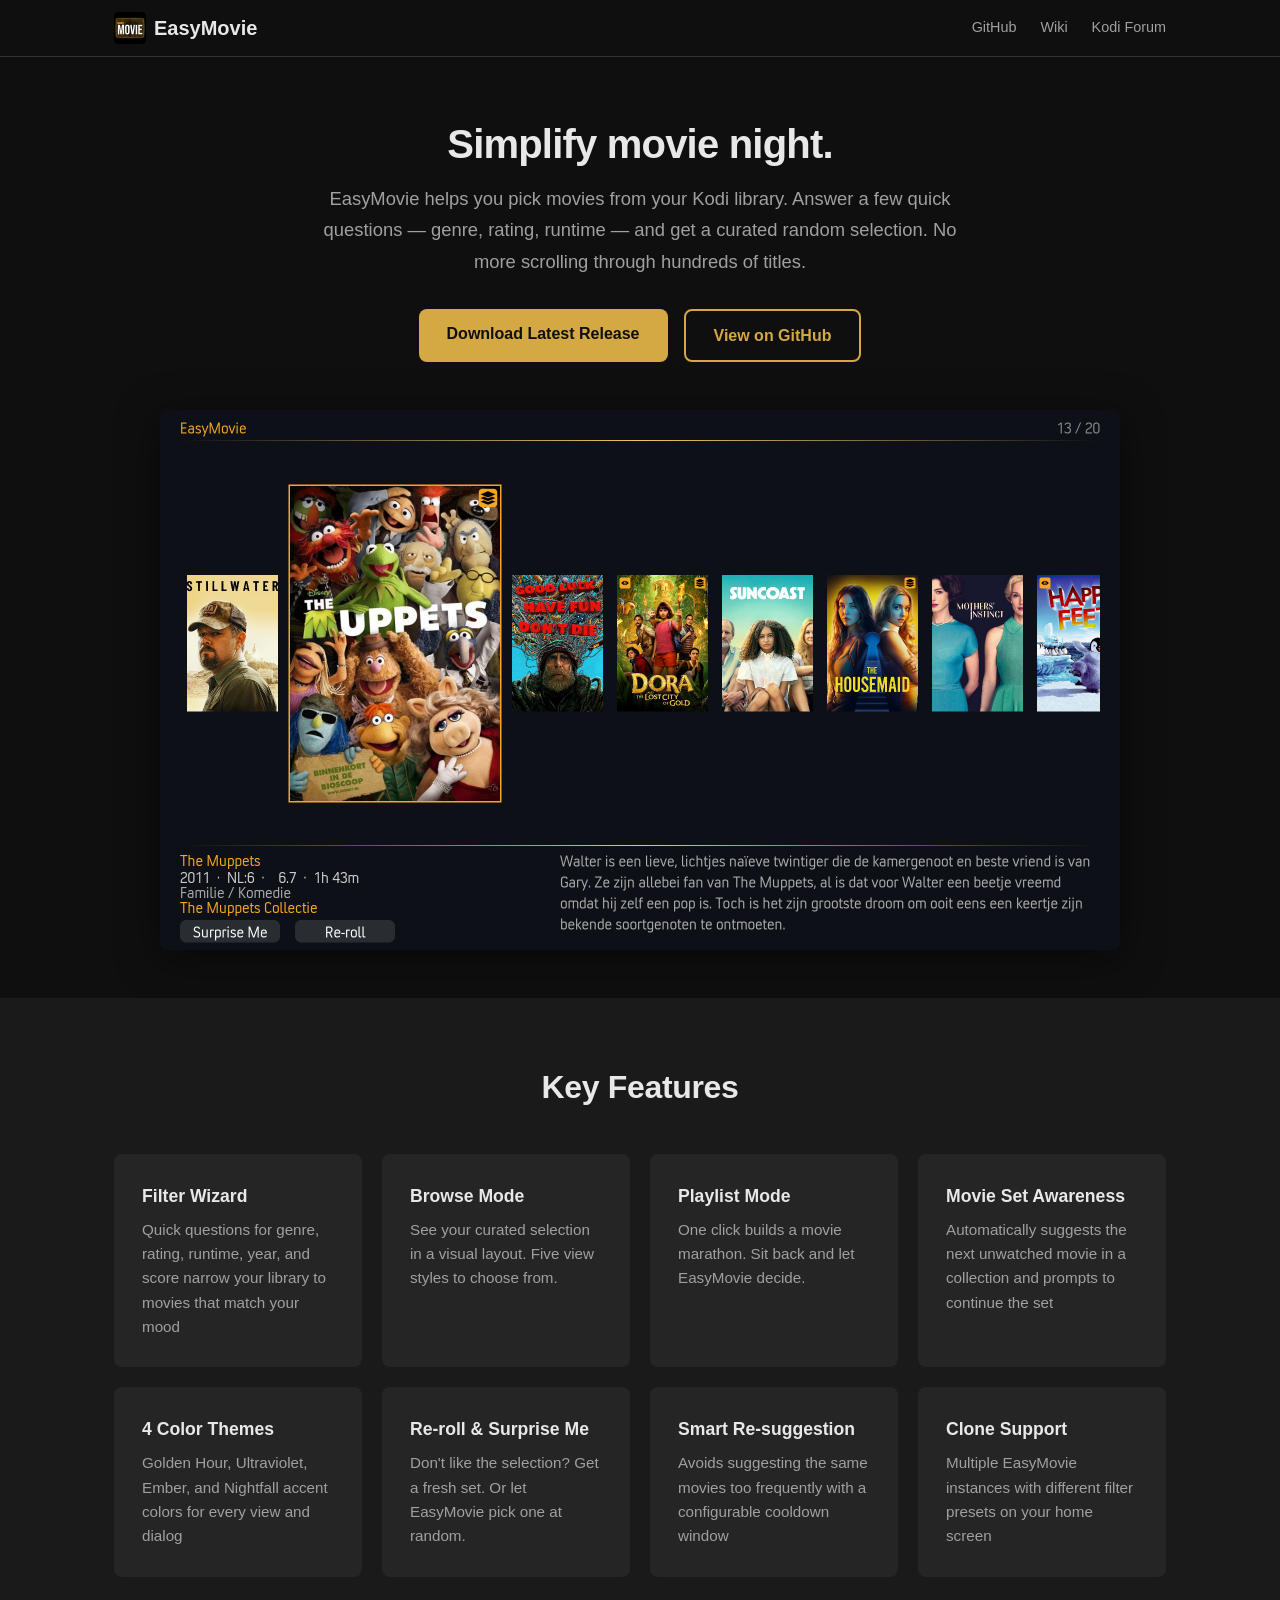
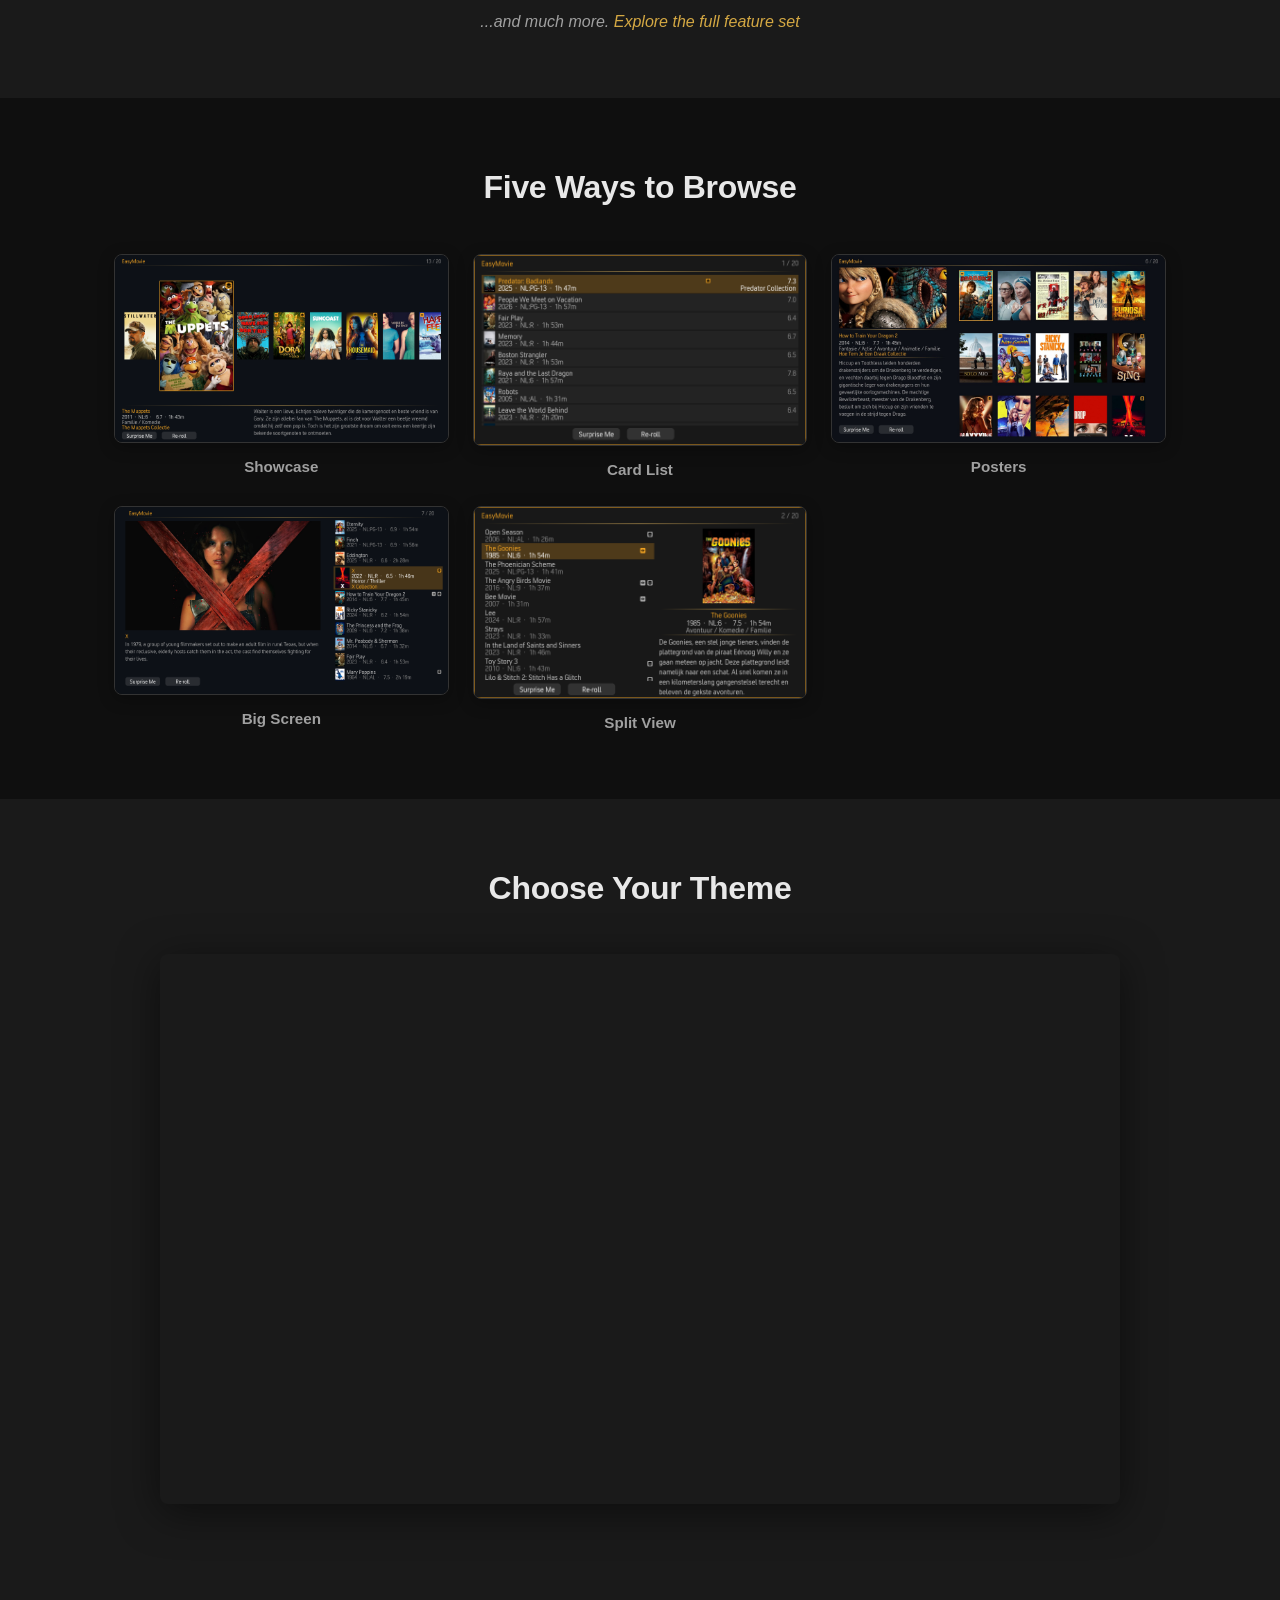
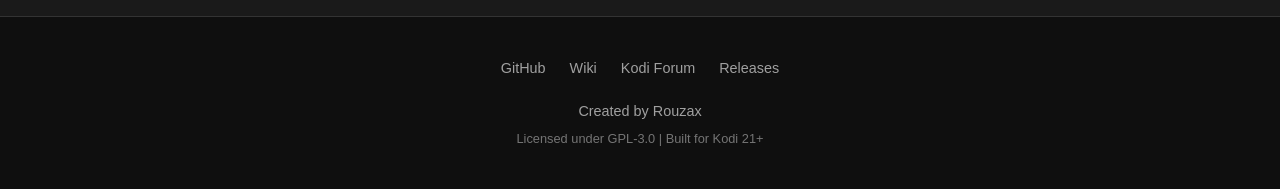
<file: docs/index.html>
<!DOCTYPE html>
<html lang="en">
<head>
    <meta charset="UTF-8">
    <meta name="viewport" content="width=device-width, initial-scale=1.0">
    <title>EasyMovie — Simplify movie night.</title>
    <meta name="description" content="EasyMovie helps you pick movies for movie night. Answer a few questions, get a curated selection from your Kodi library.">
    <link rel="icon" type="image/png" href="images/icon.png">
    <link rel="stylesheet" href="style.css">
</head>
<body>

<header class="site-header">
    <div class="header-inner">
        <a href="./" class="wordmark">
            <img src="images/icon.png" alt="EasyMovie icon" class="wordmark-icon" width="32" height="32">
            <span>EasyMovie</span>
        </a>
        <nav>
            <a href="https://github.com/Rouzax/script.easymovie" target="_blank" rel="noopener noreferrer">GitHub</a>
            <a href="https://github.com/Rouzax/script.easymovie/wiki" target="_blank" rel="noopener noreferrer">Wiki</a>
            <a href="https://forum.kodi.tv/showthread.php?tid=385063" target="_blank" rel="noopener noreferrer">Kodi Forum</a>
        </nav>
    </div>
</header>

<main>

    <section class="hero">
        <div class="hero-inner">
            <h1>Simplify movie night.</h1>
            <p>EasyMovie helps you pick movies from your Kodi library. Answer a few quick questions &mdash; genre, rating, runtime &mdash; and get a curated random selection. No more scrolling through hundreds of titles.</p>
            <div class="hero-buttons">
                <a href="https://github.com/Rouzax/script.easymovie/releases/latest" class="btn btn-primary">Download Latest Release</a>
                <a href="https://github.com/Rouzax/script.easymovie" class="btn btn-secondary">View on GitHub</a>
            </div>
            <div class="hero-screenshot">
                <img src="images/view-showcase-golden-hour.png" alt="EasyMovie Showcase view showing movie selection in Golden Hour theme">
            </div>
        </div>
    </section>

    <section class="features">
        <div class="section-inner">
            <h2>Key Features</h2>
            <div class="features-grid">
                <div class="feature-card">
                    <h3>Filter Wizard</h3>
                    <p>Quick questions for genre, rating, runtime, year, and score narrow your library to movies that match your mood</p>
                </div>
                <div class="feature-card">
                    <h3>Browse Mode</h3>
                    <p>See your curated selection in a visual layout. Five view styles to choose from.</p>
                </div>
                <div class="feature-card">
                    <h3>Playlist Mode</h3>
                    <p>One click builds a movie marathon. Sit back and let EasyMovie decide.</p>
                </div>
                <div class="feature-card">
                    <h3>Movie Set Awareness</h3>
                    <p>Automatically suggests the next unwatched movie in a collection and prompts to continue the set</p>
                </div>
                <div class="feature-card">
                    <h3>4 Color Themes</h3>
                    <p>Golden Hour, Ultraviolet, Ember, and Nightfall accent colors for every view and dialog</p>
                </div>
                <div class="feature-card">
                    <h3>Re-roll &amp; Surprise Me</h3>
                    <p>Don't like the selection? Get a fresh set. Or let EasyMovie pick one at random.</p>
                </div>
                <div class="feature-card">
                    <h3>Smart Re-suggestion</h3>
                    <p>Avoids suggesting the same movies too frequently with a configurable cooldown window</p>
                </div>
                <div class="feature-card">
                    <h3>Clone Support</h3>
                    <p>Multiple EasyMovie instances with different filter presets on your home screen</p>
                </div>
            </div>
            <p class="features-more">...and much more. <a href="https://github.com/Rouzax/script.easymovie/wiki" target="_blank" rel="noopener noreferrer">Explore the full feature set</a></p>
        </div>
    </section>

    <section class="views">
        <div class="section-inner">
            <h2>Five Ways to Browse</h2>
            <div class="views-grid">
                <div class="view-item">
                    <img src="images/view-showcase-golden-hour.png" alt="EasyMovie Showcase view with horizontal filmstrip carousel and large fanart backdrop">
                    <span class="view-label">Showcase</span>
                </div>
                <div class="view-item">
                    <img src="images/view-card-list-golden-hour.png" alt="EasyMovie Card List view showing movies in compact rows with details">
                    <span class="view-label">Card List</span>
                </div>
                <div class="view-item">
                    <img src="images/view-posters-golden-hour.png" alt="EasyMovie Posters view displaying movie poster artwork in a grid">
                    <span class="view-label">Posters</span>
                </div>
                <div class="view-item">
                    <img src="images/view-big-screen-golden-hour.png" alt="EasyMovie Big Screen view optimized for large displays with prominent artwork">
                    <span class="view-label">Big Screen</span>
                </div>
                <div class="view-item">
                    <img src="images/view-split-golden-hour.png" alt="EasyMovie Split View with movie list on the left and details on the right">
                    <span class="view-label">Split View</span>
                </div>
            </div>
        </div>
    </section>

    <section class="themes">
        <div class="section-inner">
            <h2>Choose Your Theme</h2>
            <div class="themes-crossfade">
                <div class="crossfade-container">
                    <img class="crossfade-image crossfade-1" src="images/view-split-golden-hour.png" alt="EasyMovie Split View in Golden Hour theme with warm amber tones">
                    <img class="crossfade-image crossfade-2" src="images/view-split-ember.png" alt="EasyMovie Split View in Ember theme with rich red tones">
                    <img class="crossfade-image crossfade-3" src="images/view-split-ultraviolet.png" alt="EasyMovie Split View in Ultraviolet theme with purple accents">
                    <img class="crossfade-image crossfade-4" src="images/view-split-nightfall.png" alt="EasyMovie Split View in Nightfall theme with cool blue tones">
                </div>
                <div class="theme-labels">
                    <span class="theme-label theme-label-1">Golden Hour</span>
                    <span class="theme-label theme-label-2">Ember</span>
                    <span class="theme-label theme-label-3">Ultraviolet</span>
                    <span class="theme-label theme-label-4">Nightfall</span>
                </div>
            </div>
        </div>
    </section>

</main>

<footer class="site-footer">
    <div class="footer-inner">
        <nav class="footer-links">
            <a href="https://github.com/Rouzax/script.easymovie" target="_blank" rel="noopener noreferrer">GitHub</a>
            <a href="https://github.com/Rouzax/script.easymovie/wiki" target="_blank" rel="noopener noreferrer">Wiki</a>
            <a href="https://forum.kodi.tv/showthread.php?tid=385063" target="_blank" rel="noopener noreferrer">Kodi Forum</a>
            <a href="https://github.com/Rouzax/script.easymovie/releases" target="_blank" rel="noopener noreferrer">Releases</a>
        </nav>
        <p class="footer-author">Created by Rouzax</p>
        <p class="footer-meta">Licensed under GPL-3.0 | Built for Kodi 21+</p>
    </div>
</footer>

</body>
</html>
</file>
<file: docs/style.css>
:root {
    --bg-primary: #0F0F0F;
    --bg-secondary: #1A1A1A;
    --bg-tertiary: #252525;
    --text-primary: #E8E8E8;
    --text-secondary: #A0A0A0;
    --accent: #D4A843;
    --accent-hover: #E0B850;
    --border: #333333;
    --max-width: 1100px;
    --radius: 8px;
}

*,
*::before,
*::after {
    box-sizing: border-box;
}

html {
    scroll-behavior: smooth;
}

body {
    margin: 0;
    padding: 0;
    background-color: var(--bg-primary);
    color: var(--text-primary);
    font-family: -apple-system, BlinkMacSystemFont, "Segoe UI", Roboto, sans-serif;
    line-height: 1.6;
    -webkit-font-smoothing: antialiased;
    -moz-osx-font-smoothing: grayscale;
}

img {
    max-width: 100%;
    height: auto;
    display: block;
}

a {
    color: var(--accent);
    text-decoration: none;
    transition: color 0.2s ease;
}

a:hover {
    color: var(--accent-hover);
}

/* -- Header ------------------------------------------------- */

.site-header {
    position: sticky;
    top: 0;
    z-index: 100;
    background-color: var(--bg-primary);
    border-bottom: 1px solid var(--border);
}

.header-inner {
    max-width: var(--max-width);
    margin: 0 auto;
    padding: 0.75rem 1.5rem;
    display: flex;
    align-items: center;
    justify-content: space-between;
}

.wordmark {
    display: flex;
    align-items: center;
    gap: 0.5rem;
    color: var(--text-primary);
    font-size: 1.25rem;
    font-weight: 700;
    text-decoration: none;
}

.wordmark:hover {
    color: var(--text-primary);
}

.wordmark-icon {
    border-radius: 4px;
}

.site-header nav {
    display: flex;
    gap: 1.5rem;
}

.site-header nav a {
    color: var(--text-secondary);
    font-size: 0.9rem;
    font-weight: 500;
}

.site-header nav a:hover {
    color: var(--accent);
}

/* -- Hero --------------------------------------------------- */

.hero {
    padding: 4rem 1.5rem 3rem;
}

.hero-inner {
    max-width: var(--max-width);
    margin: 0 auto;
    text-align: center;
}

.hero h1 {
    font-size: 2.5rem;
    font-weight: 800;
    line-height: 1.15;
    margin: 0 0 1rem;
    letter-spacing: -0.02em;
}

.hero p {
    font-size: 1.15rem;
    color: var(--text-secondary);
    max-width: 640px;
    margin: 0 auto 2rem;
    line-height: 1.7;
}

.hero-buttons {
    display: flex;
    gap: 1rem;
    justify-content: center;
    flex-wrap: wrap;
    margin-bottom: 3rem;
}

.btn {
    display: inline-block;
    padding: 0.75rem 1.75rem;
    border-radius: var(--radius);
    font-size: 1rem;
    font-weight: 600;
    text-decoration: none;
    transition: background-color 0.2s ease, border-color 0.2s ease, transform 0.15s ease;
}

.btn:hover {
    transform: translateY(-1px);
}

.btn-primary {
    background-color: var(--accent);
    color: #0F0F0F;
}

.btn-primary:hover {
    background-color: var(--accent-hover);
    color: #0F0F0F;
}

.btn-secondary {
    background-color: transparent;
    color: var(--accent);
    border: 2px solid var(--accent);
}

.btn-secondary:hover {
    border-color: var(--accent-hover);
    color: var(--accent-hover);
}

.hero-screenshot {
    border-radius: var(--radius);
    overflow: hidden;
    box-shadow: 0 8px 40px rgba(0, 0, 0, 0.5);
    max-width: 960px;
    margin: 0 auto;
}

/* -- Sections (shared) -------------------------------------- */

.section-inner {
    max-width: var(--max-width);
    margin: 0 auto;
    padding: 4rem 1.5rem;
}

.section-inner h2 {
    font-size: 2rem;
    font-weight: 700;
    text-align: center;
    margin: 0 0 2.5rem;
    letter-spacing: -0.01em;
}

/* -- Features ----------------------------------------------- */

.features {
    background-color: var(--bg-secondary);
}

.features-grid {
    display: grid;
    grid-template-columns: repeat(4, 1fr);
    gap: 1.25rem;
}

.feature-card {
    background-color: var(--bg-tertiary);
    border-radius: var(--radius);
    padding: 1.75rem;
    transition: transform 0.2s ease, box-shadow 0.2s ease;
}

.feature-card:hover {
    transform: translateY(-3px);
    box-shadow: 0 6px 24px rgba(0, 0, 0, 0.3);
}

.feature-card h3 {
    font-size: 1.1rem;
    font-weight: 600;
    margin: 0 0 0.5rem;
    color: var(--text-primary);
}

.feature-card p {
    font-size: 0.95rem;
    color: var(--text-secondary);
    margin: 0;
    line-height: 1.6;
}

.features-more {
    text-align: center;
    margin: 2rem 0 0;
    font-size: 1rem;
    color: var(--text-secondary);
    font-style: italic;
}

/* -- Views -------------------------------------------------- */

.views-grid {
    display: grid;
    grid-template-columns: repeat(3, 1fr);
    gap: 1.5rem;
}

.views-grid .view-item:nth-child(4),
.views-grid .view-item:nth-child(5) {
    /* Center the last two items in a 3-column grid */
}

.view-item {
    text-align: center;
}

.view-item img {
    border-radius: var(--radius);
    border: 1px solid var(--border);
    box-shadow: 0 4px 16px rgba(0, 0, 0, 0.3);
    margin: 0 auto;
}

.view-label {
    display: block;
    margin-top: 0.75rem;
    font-size: 0.95rem;
    font-weight: 600;
    color: var(--text-secondary);
}

/* -- Themes crossfade --------------------------------------- */

.themes {
    background-color: var(--bg-secondary);
}

.themes-crossfade {
    max-width: 960px;
    margin: 0 auto;
}

.crossfade-container {
    position: relative;
    width: 100%;
    border-radius: var(--radius);
    overflow: hidden;
    box-shadow: 0 8px 40px rgba(0, 0, 0, 0.5);
}

.crossfade-container img:first-child {
    position: relative;
}

.crossfade-image {
    position: absolute;
    top: 0;
    left: 0;
    width: 100%;
    height: auto;
    opacity: 0;
    animation: crossfade 16s infinite;
}

.crossfade-image:first-child {
    position: relative;
}

.crossfade-1 { animation-delay: 0s; }
.crossfade-2 { animation-delay: 4s; }
.crossfade-3 { animation-delay: 8s; }
.crossfade-4 { animation-delay: 12s; }

@keyframes crossfade {
    0%   { opacity: 0; }
    4%   { opacity: 1; }
    25%  { opacity: 1; }
    29%  { opacity: 0; }
    100% { opacity: 0; }
}

.theme-labels {
    position: relative;
    height: 2rem;
    margin-top: 1rem;
    text-align: center;
}

.theme-label {
    position: absolute;
    left: 0;
    right: 0;
    font-size: 1.1rem;
    font-weight: 700;
    letter-spacing: 0.02em;
    opacity: 0;
    animation: crossfade 16s infinite;
}

.theme-label-1 {
    color: #D4A843;
    animation-delay: 0s;
}

.theme-label-2 {
    color: #C85A4A;
    animation-delay: 4s;
}

.theme-label-3 {
    color: #9B6EC5;
    animation-delay: 8s;
}

.theme-label-4 {
    color: #5B8FA8;
    animation-delay: 12s;
}

/* -- Footer ------------------------------------------------- */

.site-footer {
    background-color: var(--bg-primary);
    border-top: 1px solid var(--border);
}

.footer-inner {
    max-width: var(--max-width);
    margin: 0 auto;
    padding: 2.5rem 1.5rem;
    text-align: center;
}

.footer-links {
    display: flex;
    gap: 1.5rem;
    justify-content: center;
    flex-wrap: wrap;
    margin-bottom: 1.25rem;
}

.footer-links a {
    color: var(--text-secondary);
    font-size: 0.9rem;
    font-weight: 500;
}

.footer-links a:hover {
    color: var(--accent);
}

.footer-author {
    font-size: 0.9rem;
    color: var(--text-secondary);
    margin: 0 0 0.35rem;
}

.footer-meta {
    font-size: 0.8rem;
    color: var(--text-secondary);
    margin: 0;
    opacity: 0.7;
}

/* -- Responsive: tablet (768px) ----------------------------- */

@media (max-width: 768px) {
    .hero h1 {
        font-size: 2rem;
    }

    .hero p {
        font-size: 1.05rem;
    }

    .features-grid {
        grid-template-columns: repeat(2, 1fr);
    }

    .views-grid {
        grid-template-columns: repeat(2, 1fr);
    }

    .section-inner h2 {
        font-size: 1.75rem;
    }
}

/* -- Responsive: small tablet (640px) ----------------------- */

@media (max-width: 640px) {
    .features-grid {
        grid-template-columns: 1fr;
    }
}

/* -- Responsive: mobile (480px) ----------------------------- */

@media (max-width: 480px) {
    .hero {
        padding: 2.5rem 1rem 2rem;
    }

    .hero h1 {
        font-size: 1.6rem;
    }

    .hero p {
        font-size: 1rem;
    }

    .hero-buttons {
        flex-direction: column;
        align-items: center;
    }

    .btn {
        width: 100%;
        max-width: 280px;
        text-align: center;
    }

    .section-inner {
        padding: 3rem 1rem;
    }

    .section-inner h2 {
        font-size: 1.5rem;
    }

    .views-grid {
        grid-template-columns: 1fr;
    }

    .site-header nav {
        gap: 1rem;
    }

    .site-header nav a {
        font-size: 0.8rem;
    }
}
</file>
